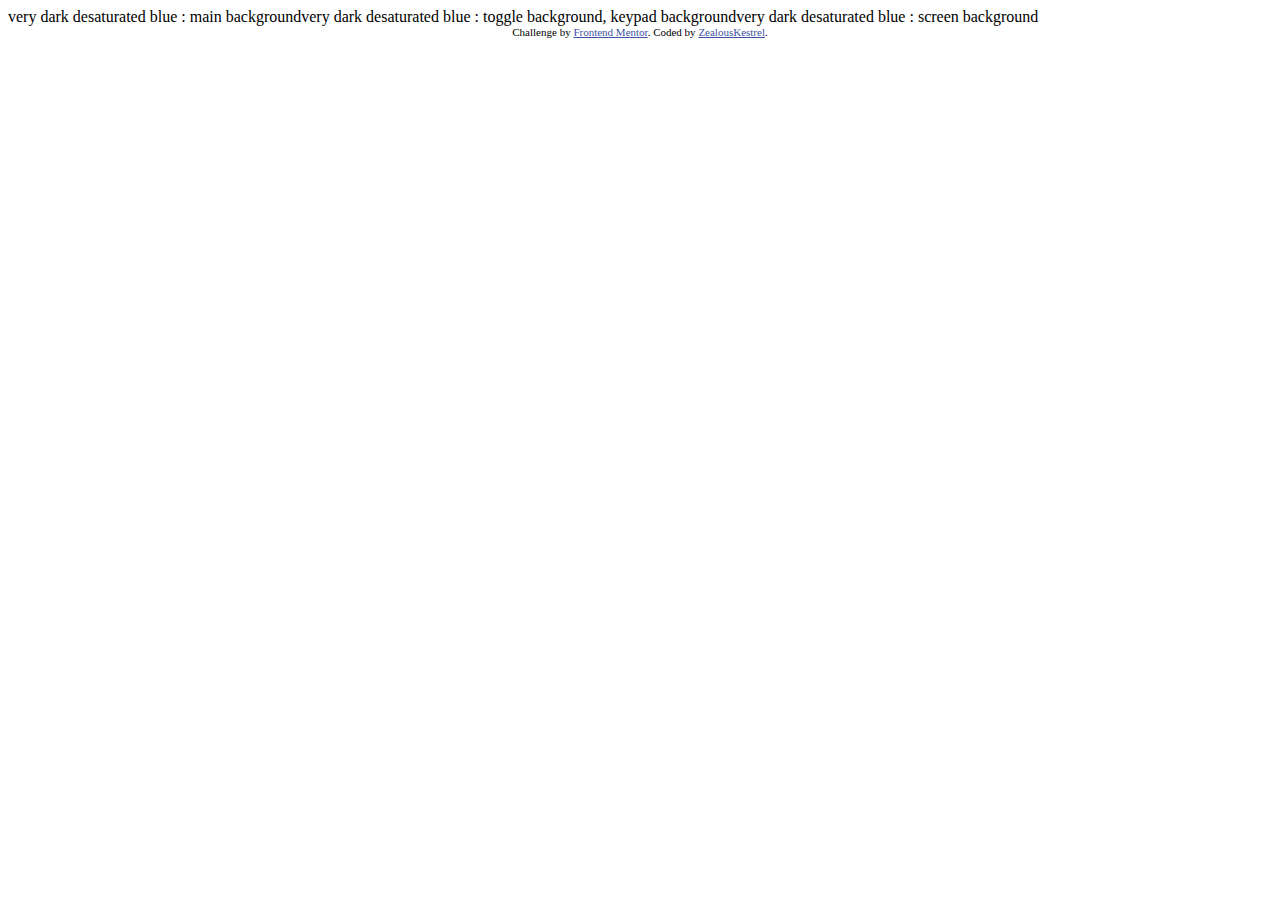
<file: index.html>
<!DOCTYPE html>
<html lang="en">
<head>
  <meta charset="UTF-8">
  <meta name="viewport" content="width=device-width, initial-scale=1.0"> <!-- displays site properly based on user's device -->

  <link rel="icon" type="image/png" sizes="32x32" href="./images/favicon-32x32.png">

  <title>Frontend Mentor | Calculator app</title>

  <!-- Feel free to remove these styles or customise in your own stylesheet 👍 -->
  <style>
    .attribution { font-size: 11px; text-align: center; }
    .attribution a { color: hsl(228, 45%, 44%); }
  </style>
</head>
<body>
<div class="main">

<section class="colorPreview" style="display: flex;">
  <div>very dark desaturated blue : main background</div>
  <div>very dark desaturated blue : toggle background, keypad background</div>
  <div>very dark desaturated blue : screen background</div>
</section>

  <div class="attribution">
    Challenge by <a href="https://www.frontendmentor.io?ref=challenge" target="_blank">Frontend Mentor</a>.
    Coded by <a href="#">ZealousKestrel</a>.
  </div>
</div>
</body>
</html>
</file>
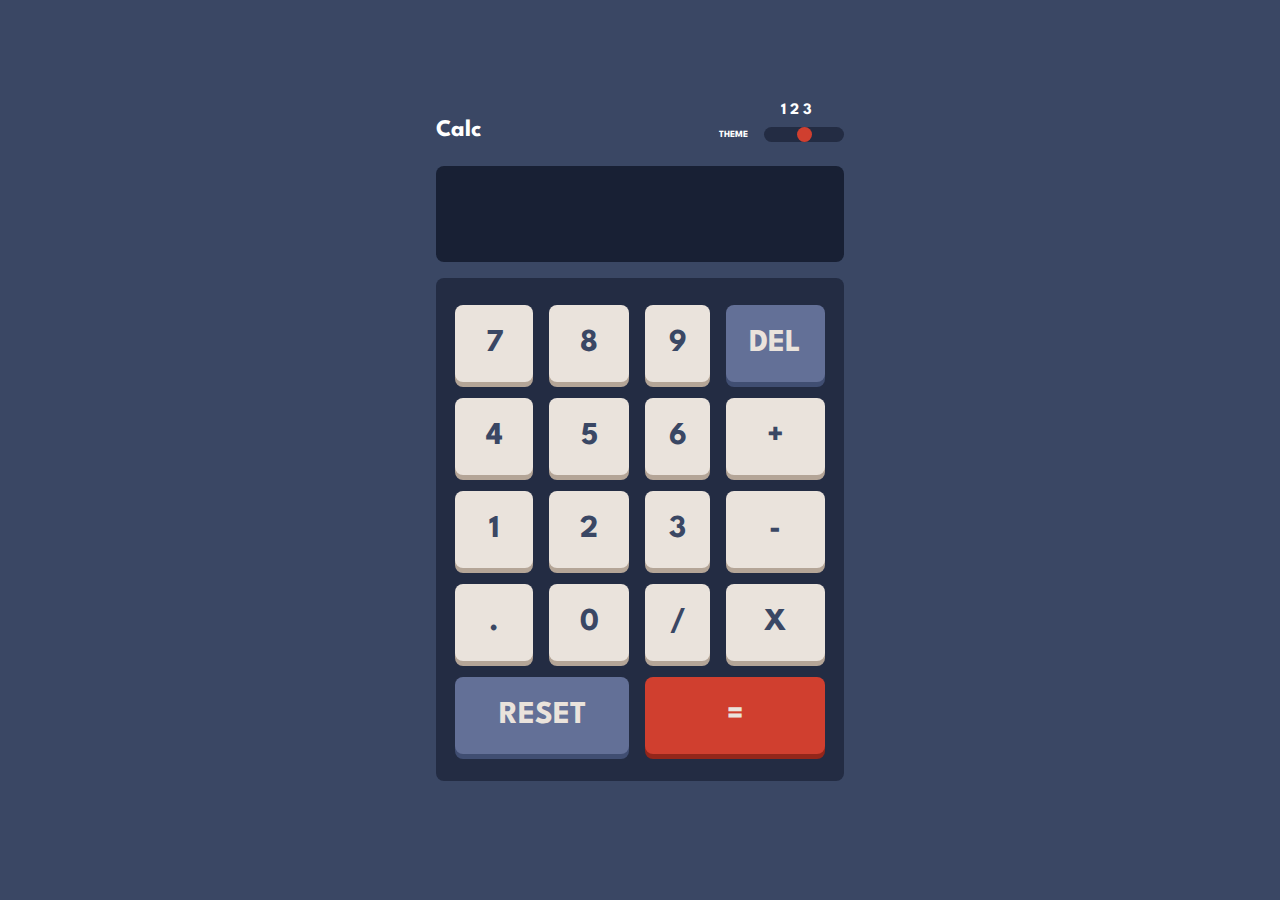
<file: app/index.html>
<!DOCTYPE html>
<html lang="en">
  <head>
    <meta charset="UTF-8" />
    <meta name="viewport" content="width=device-width, initial-scale=1.0" />
    <!-- displays site properly based on user's device -->

    <link
      rel="icon"
      type="image/png"
      sizes="32x32"
      href="../images/favicon-32x32.png"
    />

    <title>Frontend Mentor | Calculator app</title>

    <!-- Feel free to remove these styles or customise in your own stylesheet 👍 -->
    <link rel="stylesheet" href="style.css" />
    <style>
      .attribution {
        font-size: 11px;
        text-align: center;
      }

      .attribution a {
        color: hsl(228, 45%, 44%);
      }
    </style>
  </head>

  <body>
    <div class="main">
      <div class="app">
        <div class="sec1">
          <h2>Calc</h2>
          <div class="sec1side">
            <p>THEME</p>
            <input type="range" max="2" value="1" />
          </div>
        </div>
        <div class="sec2 flexCenter">
          <input
            id="screeninput"
            type="text"
            onkeypress="return isnumber(event)"
          />
        </div>
        <div class="sec3">
          <div class="sec3-keys">
            <button
              data-value="1"
              class="grid-item keys-bg-grayish"
              style="grid-area: box1"
            >
              <h1>1</h1>
            </button>
            <button
              data-value="2"
              class="grid-item keys-bg-grayish"
              style="grid-area: box2"
            >
              <h1>2</h1>
            </button>
            <button
              data-value="3"
              class="grid-item keys-bg-grayish"
              style="grid-area: box3"
            >
              <h1>3</h1>
            </button>
            <button
              data-value="4"
              class="grid-item keys-bg-grayish"
              style="grid-area: box4"
            >
              <h1>4</h1>
            </button>
            <button
              data-value="5"
              class="grid-item keys-bg-grayish"
              style="grid-area: box5"
            >
              <h1>5</h1>
            </button>
            <button
              data-value="6"
              class="grid-item keys-bg-grayish"
              style="grid-area: box6"
            >
              <h1>6</h1>
            </button>
            <button
              data-value="7"
              class="grid-item keys-bg-grayish"
              style="grid-area: box7"
            >
              <h1>7</h1>
            </button>
            <button
              data-value="8"
              class="grid-item keys-bg-grayish"
              style="grid-area: box8"
            >
              <h1>8</h1>
            </button>

            <button
              data-value="9"
              class="grid-item keys-bg-grayish"
              style="grid-area: box9"
            >
              <h1>9</h1>
            </button>
            <button
              id="delbutton"
              class="grid-item keys-bg-darkBlue"
              style="grid-area: boxdel"
            >
              <h1>DEL</h1>
            </button>
            <button
              class="grid-item keys-bg-grayish"
              style="grid-area: boxplus"
              data-value="+"
            >
              <h1>+</h1>
            </button>
            <button
              class="grid-item keys-bg-grayish"
              style="grid-area: boxmin"
              data-value="-"
            >
              <h1>-</h1>
            </button>
            <button
              class="grid-item keys-bg-grayish"
              style="grid-area: boxdot"
              data-value="."
            >
              <h1>.</h1>
            </button>
            <button
              class="grid-item keys-bg-grayish"
              style="grid-area: box0"
              data-value="0"
            >
              <h1>0</h1>
            </button>
            <button
              class="grid-item keys-bg-grayish"
              style="grid-area: boxslash"
              data-value="/"
            >
              <h1>/</h1>
            </button>
            <button
              class="grid-item keys-bg-grayish"
              style="grid-area: boxx"
              data-value="*"
            >
              <h1>X</h1>
            </button>
            <button
              id="reset"
              class="grid-item keys-bg-darkBlue"
              style="grid-area: reset"
            >
              <h1>RESET</h1>
            </button>
            <button
              id="equal"
              class="grid-item keys-bg-red"
              style="grid-area: boxequal"
            >
              <h1>=</h1>
            </button>
          </div>
          <!-- <div class="sec3-function">
            <button class="grid-item keys-bg-darkBlue"><h1>RESET</h1></button>
            <button class="grid-item keys-bg-red"><h1>=</h1></button>
          </div> -->
        </div>
      </div>

      <!-- <div class="attribution">
    Challenge by <a href="https://www.frontendmentor.io?ref=challenge" target="_blank">Frontend Mentor</a>.
    Coded by <a href="#">ZealousKestrel</a>.
  </div> -->
      <script src="./index.js"></script>
    </div>
  </body>
</html>
</file>
<file: app/style.css>
@import url('https://fonts.googleapis.com/css2?family=Spartan:wght@400;500&display=swap');
:root {
  /* Theme 1 */
  --color-main: hsl(222, 26%, 31%);
  --color-toggle: hsl(223, 31%, 20%);
  --color-screen: hsl(224, 36%, 15%);

  --keys-bg-darkBlue: hsl(225, 21%, 49%);
  --keys-shadow-darkBlue: hsl(224, 28%, 35%);
  --keys-red: hsl(6, 63%, 50%);
  --keys-dark-red: hsl(6, 70%, 34%);
  --keys-bg-grayish: hsl(30, 25%, 89%);
  --keys-shadow-grayish: hsl(28, 16%, 65%);

  --text-color-dark: hsl(221, 14%, 31%);
  --text-color-white: hsl(0, 0, 100%);

  --text-weight: 700;
}

* {
  margin: 0;
  padding: 0;
  box-sizing: border-box;
  font-family: 'Spartan', sans-serif;
}

input:focus {
  outline: none;
}

.flexCenter {
  display: flex;
  justify-content: center;
  align-items: center;
}

.main {
  display: flex;
  justify-content: center;
  align-items: center;
  flex-direction: column;
  min-height: 100vh;
  background-color: var(--color-main);
}

.app {
  display: flex;
  flex-direction: column;
  justify-content: center;
  align-items: center;
  padding: 1rem;
}

.app div {
  margin: 0.5rem 0;
}

.sec1 {
  display: flex;
  color: white;
  width: 100%;
  justify-content: space-between;
}

.sec1 .sec1side {
  display: flex;
  gap: 1rem;
  justify-content: center;
  align-items: center;
}

.sec1side {
  position: relative;
}

.sec1 div p {
  font-size: 0.6rem;
  font-weight: var(--text-weight);
}

.sec1side input {
  background: var(--color-toggle);
  border-radius: 15px;
  -webkit-appearance: none;
  width: 5rem;
}

.sec1side::before {
  content: '1 2 3';
  position: absolute;
  top: -1.5rem;
  right: 2rem;
  font-weight: var(--text-weight);
}

.sec1side input::-webkit-slider-thumb {
  -webkit-appearance: none;
  cursor: pointer;
  height: 15px;
  background: var(--keys-red);
  border-radius: 50%;
  width: 15px;
}
/* .sec1side input::{
  -webkit-appearance: none;
  cursor: pointer;
  height: 15px;
  background: var(--keys-red);
  border-radius: 50%;
  width: 15px;
} */

.sec2 {
  background-color: var(--color-screen);
  width: 100%;
  min-height: 6rem;
  border-radius: 0.5rem;
  padding: 1rem 2rem;
}

.sec2 input {
  background: transparent;
  border: none;
  color: white;
  text-align: right;
  font-size: 2rem;
  font-weight: var(--text-weight);
  min-height: 4rem;
  width: 100%;
}

.sec3 {
  width: 100%;
  padding: 1.2rem;
  background-color: var(--color-toggle);
  border-radius: 0.5rem;
}

.sec3-keys {
  display: grid;
  grid-template-columns: repeat(1fr, 4);
  gap: 1rem;
  grid-template-areas: 'box7 box8 box9 boxdel' 'box4 box5 box6 boxplus' 'box1 box2 box3 boxmin' 'boxdot box0 boxslash boxx' 'reset reset boxequal boxequal';
}

.sec3 button {
  padding: 1.5rem 0.2rem;
  border-radius: 0.5rem;
  font-weight: bold;
  font-size: 1rem;
  text-align: center;
  border: none;
  position: relative;
}
.sec3 button:active {
  top: 3px;
  box-shadow: none;
}

.keys-bg-grayish {
  color: var(--color-main);
  background-color: var(--keys-bg-grayish);
  box-shadow: 0 5px var(--keys-shadow-grayish);
}
.keys-bg-red {
  color: var(--keys-bg-grayish);
  background-color: var(--keys-red);
  box-shadow: 0 5px var(--keys-dark-red);
}
.keys-bg-darkBlue {
  color: var(--keys-bg-grayish);
  background-color: var(--keys-bg-darkBlue);
  box-shadow: 0 5px var(--keys-shadow-darkBlue);
}

.errorValue {
  border: 1px solid var(--keys-red);
}

@media (max-width: 922px) {
  .sec3 {
    padding: 1rem;
  }
  .sec3 button {
    padding: 0.8rem 0.8rem;
    font-size: 0.6rem;
  }
}

/* .keys-bg-grayish:hover {
  background-color: var(--keys-bg-grayish);
  box-shadow: 0 2px var(--keys-shadow-grayish);
}
.keys-bg-red:hover {
  background-color: var(--keys-red);
  box-shadow: 0 2px var(--keys-dark-red);
}
.keys-bg-darkBlue:hover {
  background-color: var(--keys-bg-darkBlue);
  box-shadow: 0 2px var(--keys-shadow-darkBlue);
} */

.colorAll {
  display: flex;
  align-self: center;
  justify-content: center;
  flex-direction: column;
}
.colorOne {
  display: flex;
  align-self: center;
  justify-content: center;
}
.colorOne div {
  margin: 0.5rem;
  padding: 0.5rem; */
  der-radius: 0.5rem;
}
.colorOne div:first-child {
  background-color: hsl(222, 26%, 31%);
  color: var(--text-color-white);
}

.colorOne div:nth-child(2) {
  background-color: hsl(223, 31%, 20%);
}
.colorOne div:last-child {
  background-color: hsl(224, 36%, 15%);
}
</file>
